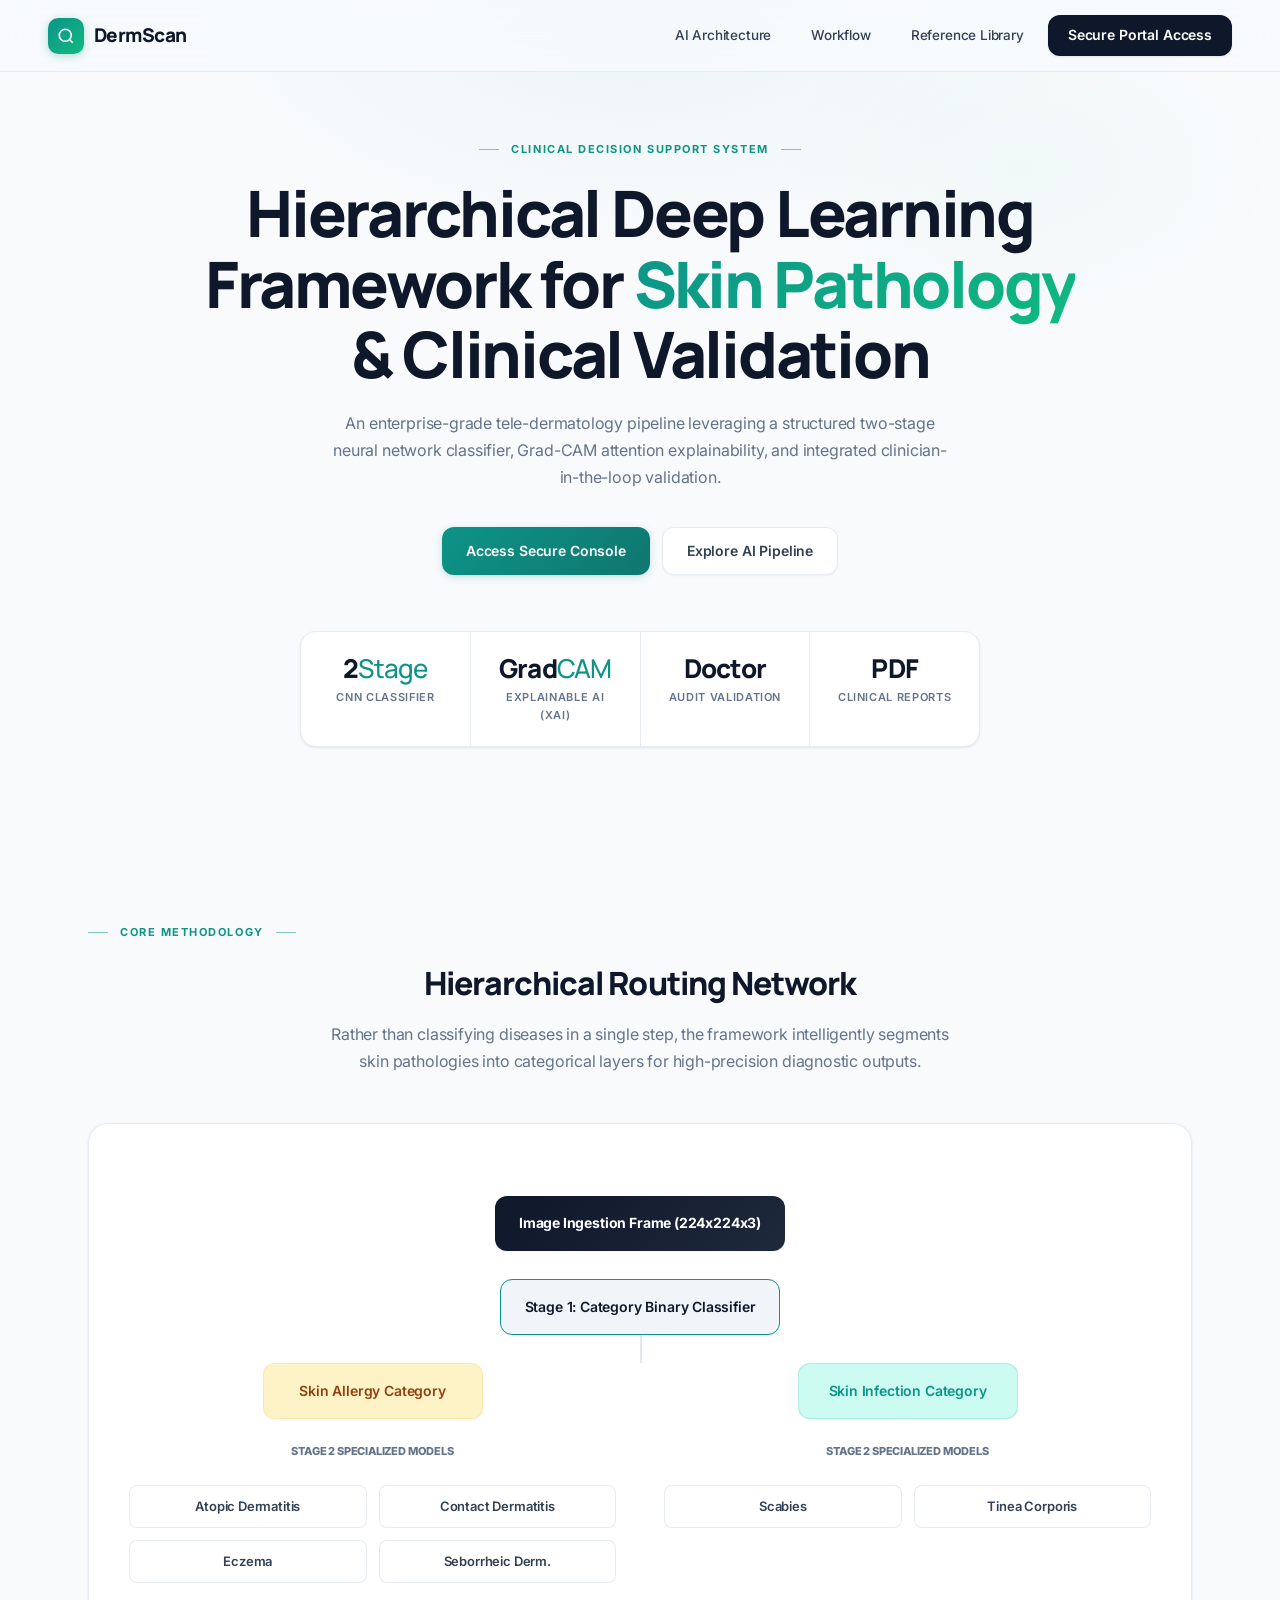
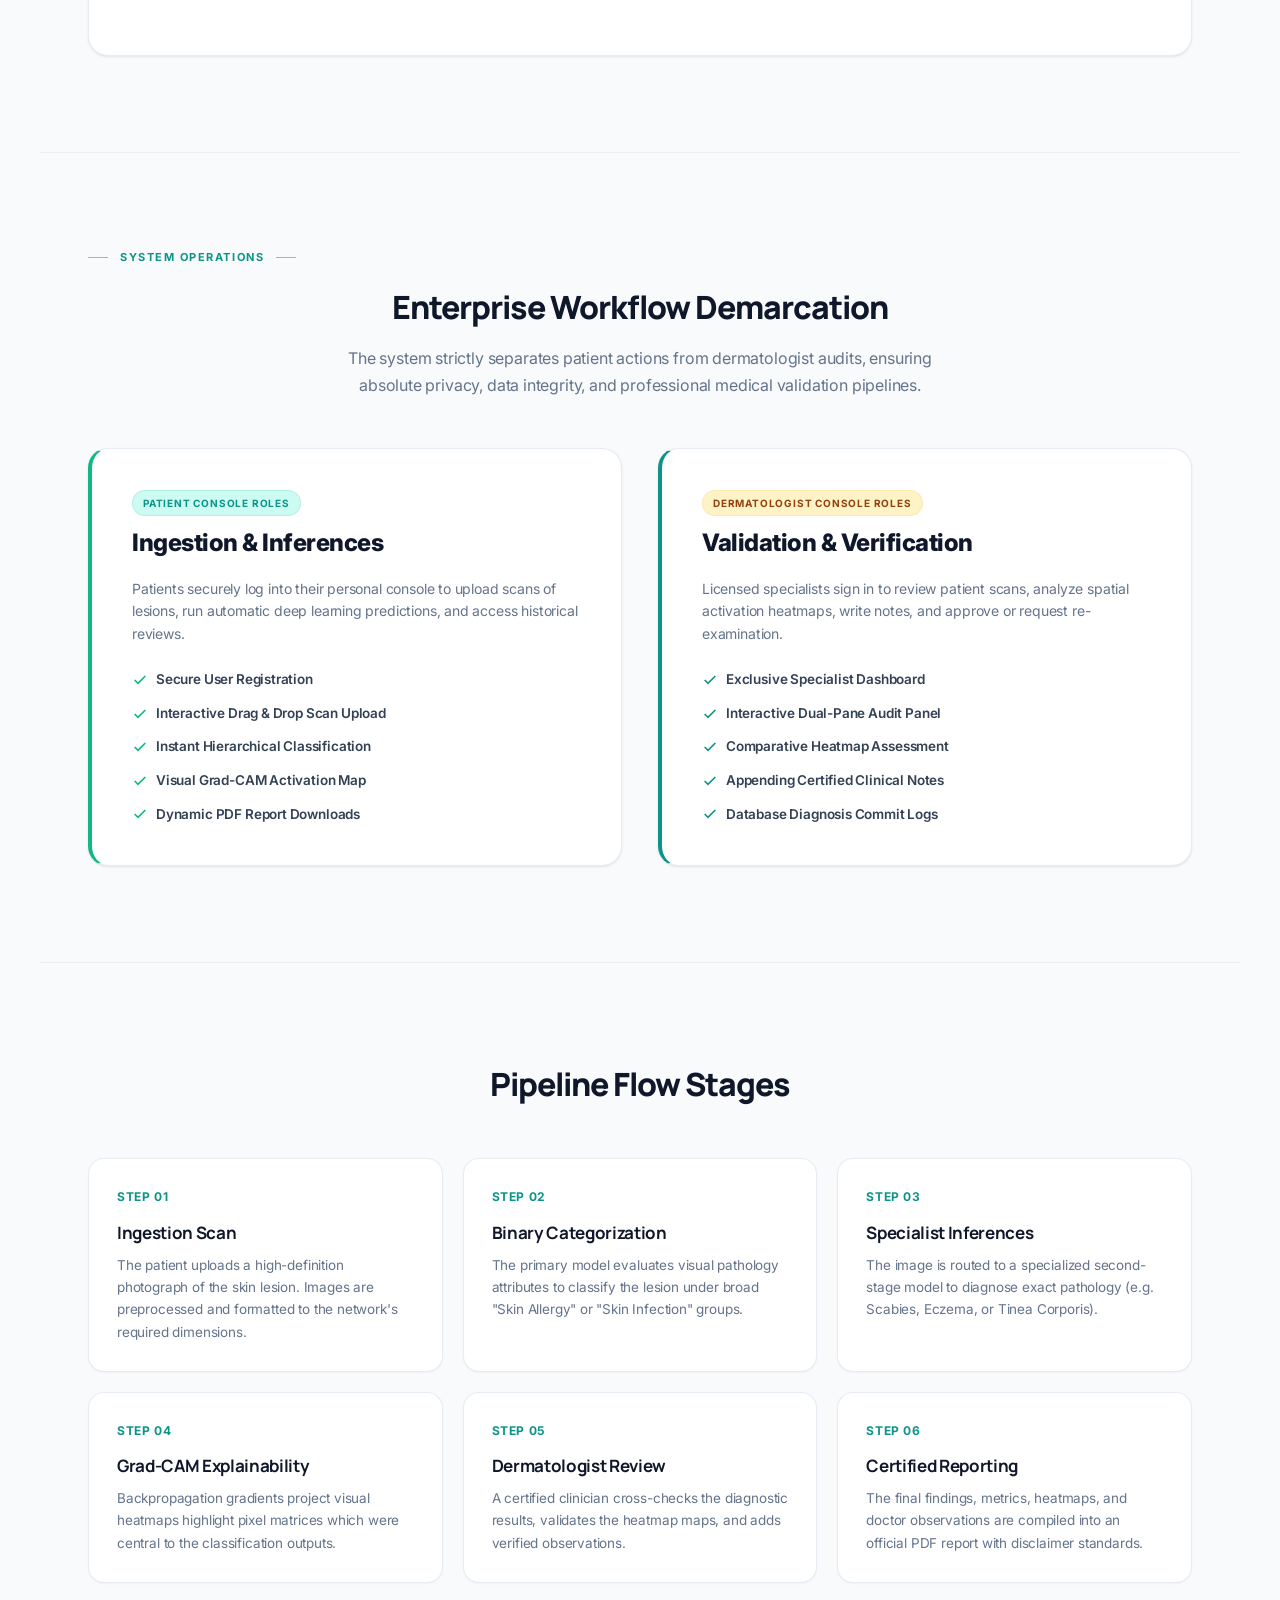
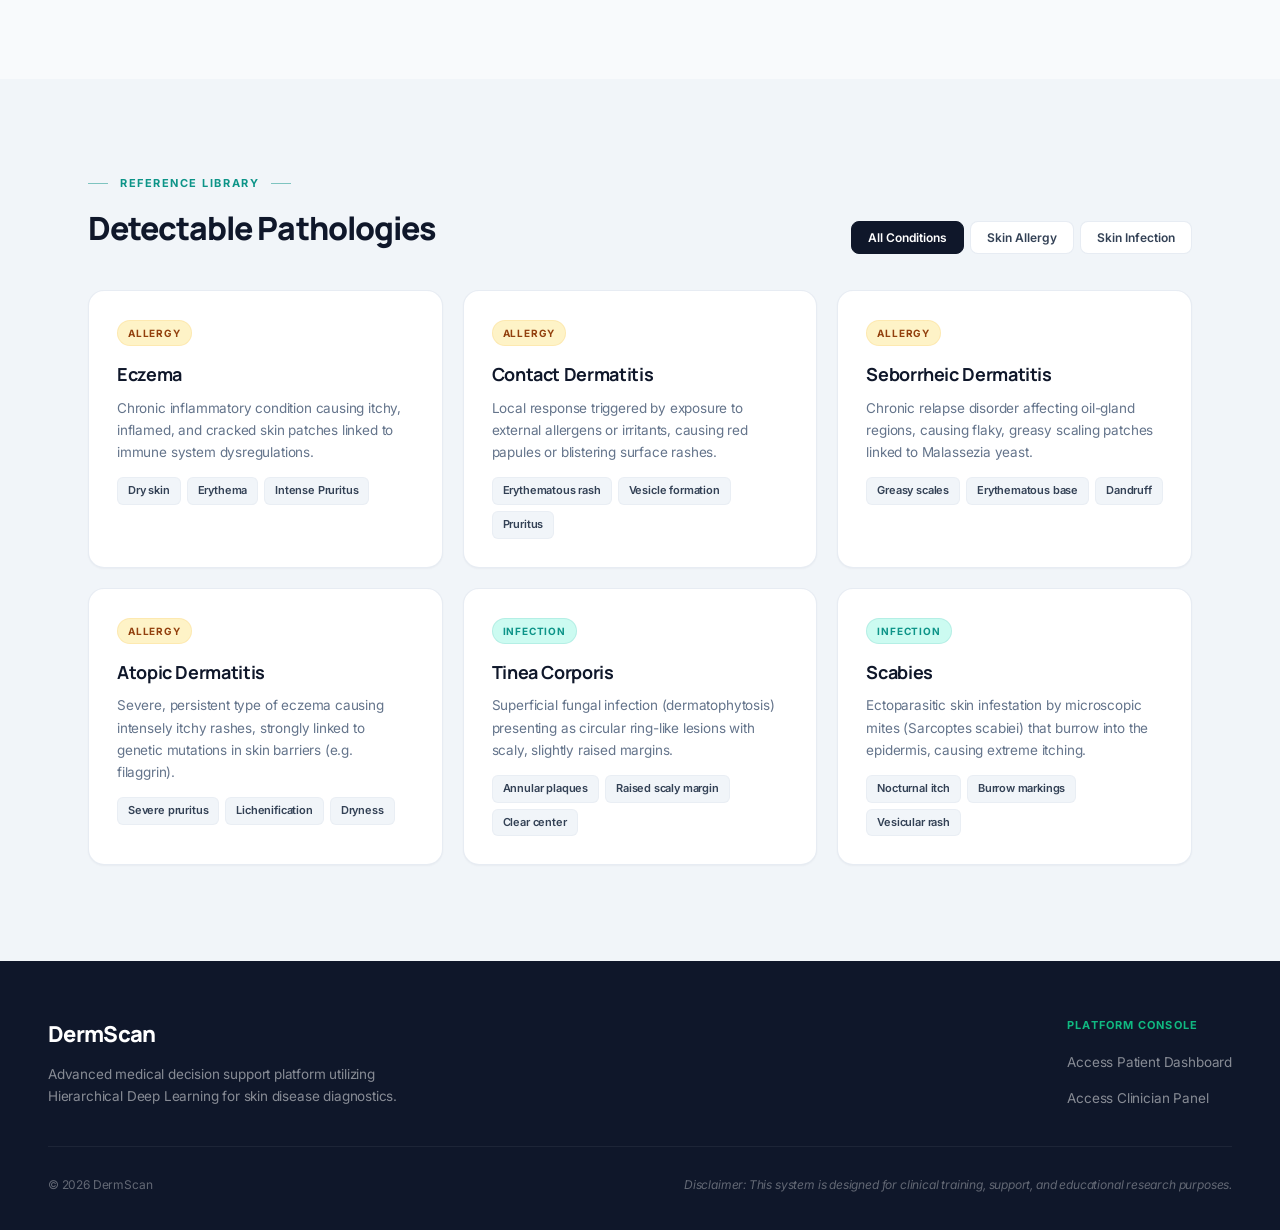
<file: templates/index.html>
<!doctype html>
<html lang="en">
  <head>
    <meta charset="UTF-8" />
    <meta name="viewport" content="width=device-width, initial-scale=1.0" />
    <title>DermScan — Hierarchical Deep Learning Clinical Platform</title>
    <!-- SEO & Metadata -->
    <meta name="description" content="A state-of-the-art hierarchical deep learning framework for clinical-grade skin disease classification, explainable Grad-CAM activation, and specialist validation." />
    <!-- Styled Core Sheet -->
    <link rel="stylesheet" href="../static/css/style.css" />
  </head>
  <body>
    <!-- HEADER BRAND BAR -->
    <header>
      <a href="#" class="logo">
        <div class="logo-mark">
          <svg viewBox="0 0 24 24">
            <circle cx="11" cy="11" r="8" />
            <path d="m21 21-4.35-4.35" />
          </svg>
        </div>
        <span class="logo-name">DermScan</span>
      </a>
      <nav>
        <a href="#pipeline">AI Architecture</a>
        <a href="#workflow">Workflow</a>
        <a href="#diseases">Reference Library</a>
        <a href="/login" class="nav-cta btn">Secure Portal Access</a>
      </nav>
    </header>

    <!-- HERO PRODUCT ENTRY -->
    <div class="hero">
      <p class="hero-eye">Clinical Decision Support System</p>
      <h1 class="hero-title">
        Hierarchical Deep Learning Framework for <span>Skin Pathology</span> & Clinical Validation
      </h1>
      <p class="hero-sub">
        An enterprise-grade tele-dermatology pipeline leveraging a structured two-stage neural network classifier, Grad-CAM attention explainability, and integrated clinician-in-the-loop validation.
      </p>
      <div class="hero-btns">
        <a href="/login" class="btn btn-dark">Access Secure Console</a>
        <a href="#pipeline" class="btn btn-ghost">Explore AI Pipeline</a>
      </div>
      <div class="hero-stats">
        <div class="stat">
          <div class="stat-val">2<span>Stage</span></div>
          <div class="stat-lbl">CNN Classifier</div>
        </div>
        <div class="stat">
          <div class="stat-val">Grad<span>CAM</span></div>
          <div class="stat-lbl">Explainable AI (XAI)</div>
        </div>
        <div class="stat">
          <div class="stat-val">Doctor</div>
          <div class="stat-lbl">Audit Validation</div>
        </div>
        <div class="stat">
          <div class="stat-val">PDF</div>
          <div class="stat-lbl">Clinical Reports</div>
        </div>
      </div>
    </div>

    <!-- HIERARCHICAL PIPELINE PIPELINE VISUALIZATION -->
    <section class="sec" id="pipeline">
      <div style="text-align: center; margin-bottom: 48px;">
        <p class="hero-eye" style="margin: 0 auto 16px;">Core Methodology</p>
        <h2 class="sec-title" style="margin-bottom: 12px;">Hierarchical Routing Network</h2>
        <p class="hero-sub" style="margin: 0 auto; max-width: 640px;">
          Rather than classifying diseases in a single step, the framework intelligently segments skin pathologies into categorical layers for high-precision diagnostic outputs.
        </p>
      </div>

      <div class="flow-container">
        <!-- Interactive CSS Diagram representing the 2-Stage Flow -->
        <div class="tree-visual">
          
          <!-- Root Node: Ingestion -->
          <div class="tree-node node-primary">
            Image Ingestion Frame (224x224x3)
          </div>

          <!-- Connecting line handled in CSS -->

          <!-- Stage 1 Node -->
          <div class="tree-node" style="background: var(--slate-100); color: var(--text-main); border-color: var(--primary);">
            Stage 1: Category Binary Classifier
          </div>

          <!-- Branches -->
          <div class="node-branch-wrap">
            
            <!-- Left Branch: Allergy -->
            <div class="branch-col">
              <div class="tree-node node-allergy">
                Skin Allergy Category
              </div>
              <div style="font-size: 11px; font-weight: 800; text-transform: uppercase; color: var(--text-muted);">Stage 2 Specialized Models</div>
              <div class="sub-leaves">
                <div class="leaf-node">Atopic Dermatitis</div>
                <div class="leaf-node">Contact Dermatitis</div>
                <div class="leaf-node">Eczema</div>
                <div class="leaf-node">Seborrheic Derm.</div>
              </div>
            </div>

            <!-- Right Branch: Infection -->
            <div class="branch-col">
              <div class="tree-node node-infection">
                Skin Infection Category
              </div>
              <div style="font-size: 11px; font-weight: 800; text-transform: uppercase; color: var(--text-muted);">Stage 2 Specialized Models</div>
              <div class="sub-leaves">
                <div class="leaf-node">Scabies</div>
                <div class="leaf-node">Tinea Corporis</div>
              </div>
            </div>

          </div><!-- /.node-branch-wrap -->

        </div><!-- /.tree-visual -->
      </div><!-- /.flow-container -->
    </section>

    <!-- PROFESSIONAL WORKFLOW & SEGREGATION -->
    <section class="sec" id="workflow" style="border-top: 1px solid rgba(226, 232, 240, 0.6);">
      <div style="text-align: center; margin-bottom: 48px;">
        <p class="hero-eye" style="margin: 0 auto 16px;">System Operations</p>
        <h2 class="sec-title" style="margin-bottom: 12px;">Enterprise Workflow Demarcation</h2>
        <p class="hero-sub" style="margin: 0 auto; max-width: 640px;">
          The system strictly separates patient actions from dermatologist audits, ensuring absolute privacy, data integrity, and professional medical validation pipelines.
        </p>
      </div>

      <div style="display: grid; grid-template-columns: repeat(auto-fit, minmax(360px, 1fr)); gap: 36px;">
        <!-- Patient Workflow Card -->
        <div class="flow-container" style="border-left: 4px solid var(--accent);">
          <span class="dc-cat infection" style="margin-bottom: 8px;">Patient Console Roles</span>
          <h3 style="font-size: 24px; font-weight: 800; margin-bottom: 16px; letter-spacing: -0.02em;">Ingestion & Inferences</h3>
          <p style="font-size: 14px; color: var(--text-muted); margin-bottom: 24px;">
            Patients securely log into their personal console to upload scans of lesions, run automatic deep learning predictions, and access historical reviews.
          </p>
          <ul style="list-style: none; display: flex; flex-direction: column; gap: 12px; font-size: 13.5px; font-weight: 600; color: var(--slate-700);">
            <li style="display: flex; align-items: center; gap: 8px;"><svg viewBox="0 0 24 24" width="16" height="16" stroke="var(--accent)" stroke-width="2.5" fill="none"><polyline points="20 6 9 17 4 12"/></svg> Secure User Registration</li>
            <li style="display: flex; align-items: center; gap: 8px;"><svg viewBox="0 0 24 24" width="16" height="16" stroke="var(--accent)" stroke-width="2.5" fill="none"><polyline points="20 6 9 17 4 12"/></svg> Interactive Drag & Drop Scan Upload</li>
            <li style="display: flex; align-items: center; gap: 8px;"><svg viewBox="0 0 24 24" width="16" height="16" stroke="var(--accent)" stroke-width="2.5" fill="none"><polyline points="20 6 9 17 4 12"/></svg> Instant Hierarchical Classification</li>
            <li style="display: flex; align-items: center; gap: 8px;"><svg viewBox="0 0 24 24" width="16" height="16" stroke="var(--accent)" stroke-width="2.5" fill="none"><polyline points="20 6 9 17 4 12"/></svg> Visual Grad-CAM Activation Map</li>
            <li style="display: flex; align-items: center; gap: 8px;"><svg viewBox="0 0 24 24" width="16" height="16" stroke="var(--accent)" stroke-width="2.5" fill="none"><polyline points="20 6 9 17 4 12"/></svg> Dynamic PDF Report Downloads</li>
          </ul>
        </div>

        <!-- Doctor Workflow Card -->
        <div class="flow-container" style="border-left: 4px solid var(--primary);">
          <span class="dc-cat allergy" style="margin-bottom: 8px;">Dermatologist Console Roles</span>
          <h3 style="font-size: 24px; font-weight: 800; margin-bottom: 16px; letter-spacing: -0.02em;">Validation & Verification</h3>
          <p style="font-size: 14px; color: var(--text-muted); margin-bottom: 24px;">
            Licensed specialists sign in to review patient scans, analyze spatial activation heatmaps, write notes, and approve or request re-examination.
          </p>
          <ul style="list-style: none; display: flex; flex-direction: column; gap: 12px; font-size: 13.5px; font-weight: 600; color: var(--slate-700);">
            <li style="display: flex; align-items: center; gap: 8px;"><svg viewBox="0 0 24 24" width="16" height="16" stroke="var(--primary)" stroke-width="2.5" fill="none"><polyline points="20 6 9 17 4 12"/></svg> Exclusive Specialist Dashboard</li>
            <li style="display: flex; align-items: center; gap: 8px;"><svg viewBox="0 0 24 24" width="16" height="16" stroke="var(--primary)" stroke-width="2.5" fill="none"><polyline points="20 6 9 17 4 12"/></svg> Interactive Dual-Pane Audit Panel</li>
            <li style="display: flex; align-items: center; gap: 8px;"><svg viewBox="0 0 24 24" width="16" height="16" stroke="var(--primary)" stroke-width="2.5" fill="none"><polyline points="20 6 9 17 4 12"/></svg> Comparative Heatmap Assessment</li>
            <li style="display: flex; align-items: center; gap: 8px;"><svg viewBox="0 0 24 24" width="16" height="16" stroke="var(--primary)" stroke-width="2.5" fill="none"><polyline points="20 6 9 17 4 12"/></svg> Appending Certified Clinical Notes</li>
            <li style="display: flex; align-items: center; gap: 8px;"><svg viewBox="0 0 24 24" width="16" height="16" stroke="var(--primary)" stroke-width="2.5" fill="none"><polyline points="20 6 9 17 4 12"/></svg> Database Diagnosis Commit Logs</li>
          </ul>
        </div>
      </div>
    </section>

    <!-- STEP-BY-STEP PLATFORM PIPELINE -->
    <section class="sec" style="border-top: 1px solid rgba(226, 232, 240, 0.6);">
      <h2 class="sec-title" style="text-align: center;">Pipeline Flow Stages</h2>
      
      <div class="workflow-grid">
        <div class="flow-step-card">
          <div class="step-num">Step 01</div>
          <h3 class="step-title">Ingestion Scan</h3>
          <p class="step-desc">The patient uploads a high-definition photograph of the skin lesion. Images are preprocessed and formatted to the network's required dimensions.</p>
        </div>

        <div class="flow-step-card">
          <div class="step-num">Step 02</div>
          <h3 class="step-title">Binary Categorization</h3>
          <p class="step-desc">The primary model evaluates visual pathology attributes to classify the lesion under broad "Skin Allergy" or "Skin Infection" groups.</p>
        </div>

        <div class="flow-step-card">
          <div class="step-num">Step 03</div>
          <h3 class="step-title">Specialist Inferences</h3>
          <p class="step-desc">The image is routed to a specialized second-stage model to diagnose exact pathology (e.g. Scabies, Eczema, or Tinea Corporis).</p>
        </div>

        <div class="flow-step-card">
          <div class="step-num">Step 04</div>
          <h3 class="step-title">Grad-CAM Explainability</h3>
          <p class="step-desc">Backpropagation gradients project visual heatmaps highlight pixel matrices which were central to the classification outputs.</p>
        </div>

        <div class="flow-step-card">
          <div class="step-num">Step 05</div>
          <h3 class="step-title">Dermatologist Review</h3>
          <p class="step-desc">A certified clinician cross-checks the diagnostic results, validates the heatmap maps, and adds verified observations.</p>
        </div>

        <div class="flow-step-card">
          <div class="step-num">Step 06</div>
          <h3 class="step-title">Certified Reporting</h3>
          <p class="step-desc">The final findings, metrics, heatmaps, and doctor observations are compiled into an official PDF report with disclaimer standards.</p>
        </div>
      </div>
    </section>

    <!-- REFERENCE DIRECTORY OF DETECTABLE CONDITIONS -->
    <section class="sec" id="diseases">
      <div class="dis-header">
        <div>
          <p class="hero-eye" style="margin: 0 0 10px 0;">Reference Library</p>
          <h2 class="sec-title" style="margin: 0;">Detectable Pathologies</h2>
        </div>
        <div class="dis-filter">
          <button class="fbtn active" onclick="filterDis('all', this)">All Conditions</button>
          <button class="fbtn amber" onclick="filterDis('allergy', this)">Skin Allergy</button>
          <button class="fbtn sage" onclick="filterDis('infection', this)">Skin Infection</button>
        </div>
      </div>

      <div class="dis-grid">
        <!-- Eczema -->
        <div class="dc" data-cat="allergy">
          <span class="dc-cat allergy">Allergy</span>
          <h3 class="dc-name">Eczema</h3>
          <p class="dc-desc">
            Chronic inflammatory condition causing itchy, inflamed, and cracked skin patches linked to immune system dysregulations.
          </p>
          <div class="dc-syms">
            <span class="dc-sym">Dry skin</span>
            <span class="dc-sym">Erythema</span>
            <span class="dc-sym">Intense Pruritus</span>
          </div>
        </div>

        <!-- Contact Dermatitis -->
        <div class="dc" data-cat="allergy">
          <span class="dc-cat allergy">Allergy</span>
          <h3 class="dc-name">Contact Dermatitis</h3>
          <p class="dc-desc">
            Local response triggered by exposure to external allergens or irritants, causing red papules or blistering surface rashes.
          </p>
          <div class="dc-syms">
            <span class="dc-sym">Erythematous rash</span>
            <span class="dc-sym">Vesicle formation</span>
            <span class="dc-sym">Pruritus</span>
          </div>
        </div>

        <!-- Seborrheic Dermatitis -->
        <div class="dc" data-cat="allergy">
          <span class="dc-cat allergy">Allergy</span>
          <h3 class="dc-name">Seborrheic Dermatitis</h3>
          <p class="dc-desc">
            Chronic relapse disorder affecting oil-gland regions, causing flaky, greasy scaling patches linked to Malassezia yeast.
          </p>
          <div class="dc-syms">
            <span class="dc-sym">Greasy scales</span>
            <span class="dc-sym">Erythematous base</span>
            <span class="dc-sym">Dandruff</span>
          </div>
        </div>

        <!-- Atopic Dermatitis -->
        <div class="dc" data-cat="allergy">
          <span class="dc-cat allergy">Allergy</span>
          <h3 class="dc-name">Atopic Dermatitis</h3>
          <p class="dc-desc">
            Severe, persistent type of eczema causing intensely itchy rashes, strongly linked to genetic mutations in skin barriers (e.g. filaggrin).
          </p>
          <div class="dc-syms">
            <span class="dc-sym">Severe pruritus</span>
            <span class="dc-sym">Lichenification</span>
            <span class="dc-sym">Dryness</span>
          </div>
        </div>

        <!-- Tinea Corporis -->
        <div class="dc" data-cat="infection">
          <span class="dc-cat infection">Infection</span>
          <h3 class="dc-name">Tinea Corporis</h3>
          <p class="dc-desc">
            Superficial fungal infection (dermatophytosis) presenting as circular ring-like lesions with scaly, slightly raised margins.
          </p>
          <div class="dc-syms">
            <span class="dc-sym">Annular plaques</span>
            <span class="dc-sym">Raised scaly margin</span>
            <span class="dc-sym">Clear center</span>
          </div>
        </div>

        <!-- Scabies -->
        <div class="dc" data-cat="infection">
          <span class="dc-cat infection">Infection</span>
          <h3 class="dc-name">Scabies</h3>
          <p class="dc-desc">
            Ectoparasitic skin infestation by microscopic mites (Sarcoptes scabiei) that burrow into the epidermis, causing extreme itching.
          </p>
          <div class="dc-syms">
            <span class="dc-sym">Nocturnal itch</span>
            <span class="dc-sym">Burrow markings</span>
            <span class="dc-sym">Vesicular rash</span>
          </div>
        </div>
      </div>
    </section>

    <!-- FOOTER -->
    <footer>
      <div class="ft-inner">
        <div>
          <div class="ft-name">DermScan</div>
          <p class="ft-tag">
            Advanced medical decision support platform utilizing Hierarchical Deep Learning for skin disease diagnostics.
          </p>
        </div>
        <div class="ft-links">
          <h4>Platform Console</h4>
          <ul>
            <li><a href="/login">Access Patient Dashboard</a></li>
            <li><a href="/login">Access Clinician Panel</a></li>
          </ul>
        </div>
      </div>
      <div class="ft-bottom">
        <span class="ft-copy">&copy; 2026 DermScan</span>
        <span class="ft-disc">
          Disclaimer: This system is designed for clinical training, support, and educational research purposes.
        </span>
      </div>
    </footer>

    <!-- Utilities Script -->
    <script>
      function filterDis(cat, btn) {
        document.querySelectorAll(".fbtn").forEach((b) => {
          b.classList.remove("active");
        });
        btn.classList.add("active");
        document.querySelectorAll(".dc").forEach((c) => {
          c.style.display = (cat === "all" || c.dataset.cat === cat) ? "" : "none";
        });
      }
    </script>
  </body>
</html>
</file>
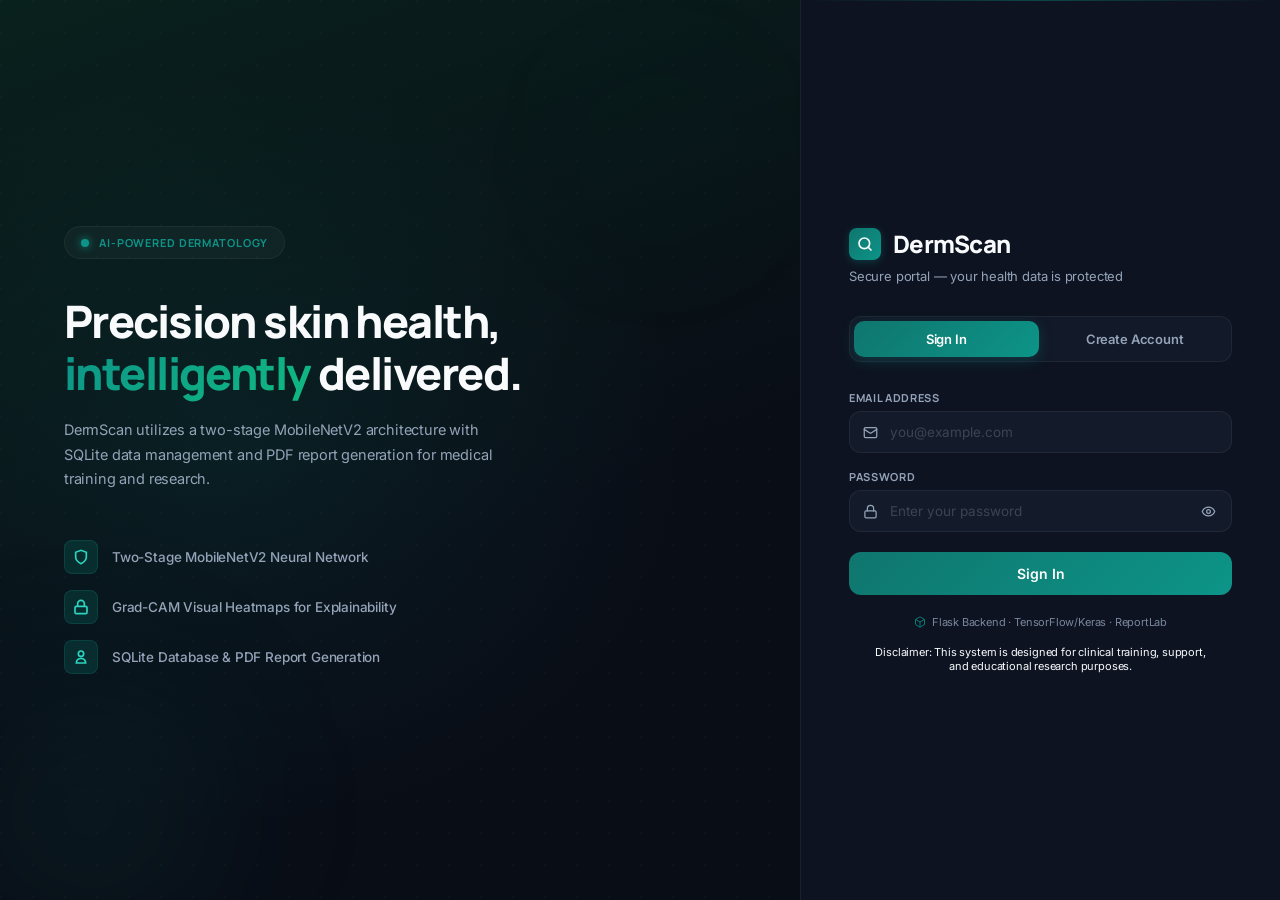
<file: templates/login.html>
<!doctype html>
<html lang="en">
  <head>
    <meta charset="UTF-8" />
    <meta name="viewport" content="width=device-width, initial-scale=1.0" />
    <title>DermScan — Secure Access</title>

    <!-- Fonts -->
    <link href="https://fonts.googleapis.com/css2?family=Inter:wght@300;400;500;600;700;800;900&family=Manrope:wght@400;500;600;700;800&display=swap" rel="stylesheet" />

    <!-- Styles -->
    <link rel="stylesheet" href="../static/css/login.css" />
  </head>
  <body>

    <!-- ─── LEFT BRAND PANEL ──────────────────────────────────────────── -->
    <div class="left-panel">
      <div class="orb orb-1"></div>
      <div class="orb orb-2"></div>

      <div class="brand-badge">
        <span class="dot"></span>
        <span>AI-Powered Dermatology</span>
      </div>

      <h1 class="left-headline">
        Precision skin health,<br>
        <em>intelligently</em> delivered.
      </h1>

      <p class="left-sub">
        DermScan utilizes a two-stage MobileNetV2 architecture with SQLite data management and PDF report generation for medical training and research.
      </p>

      <div class="feature-list">
        <div class="feature-item">
          <div class="feature-icon">
            <svg viewBox="0 0 24 24" width="16" height="16" stroke="currentColor" stroke-width="2.5" fill="none"><path d="M12 22s8-4 8-10V5l-8-3-8 3v7c0 6 8 10 8 10z"/></svg>
          </div>
          <span>Two-Stage MobileNetV2 Neural Network</span>
        </div>
        <div class="feature-item">
          <div class="feature-icon">
            <svg viewBox="0 0 24 24" width="16" height="16" stroke="currentColor" stroke-width="2.5" fill="none"><rect x="3" y="11" width="18" height="11" rx="2" ry="2"/><path d="M7 11V7a5 5 0 0 1 10 0v4"/></svg>
          </div>
          <span>Grad-CAM Visual Heatmaps for Explainability</span>
        </div>
        <div class="feature-item">
          <div class="feature-icon">
            <svg viewBox="0 0 24 24" width="16" height="16" stroke="currentColor" stroke-width="2.5" fill="none"><path d="M16 7a4 4 0 11-8 0 4 4 0 018 0zM12 14a7 7 0 00-7 7h14a7 7 0 00-7-7z"/></svg>
          </div>
          <span>SQLite Database &amp; PDF Report Generation</span>
        </div>
      </div>
    </div>

    <!-- ─── RIGHT FORM PANEL ──────────────────────────────────────────── -->
    <div class="right-panel">

      <div class="form-header">
        <div class="form-logo">
          <div class="logo-mark">
            <svg viewBox="0 0 24 24" width="16" height="16" fill="none" stroke="currentColor" stroke-width="2.5" stroke-linecap="round" stroke-linejoin="round">
              <circle cx="11" cy="11" r="8" />
              <path d="m21 21-4.35-4.35" />
            </svg>
          </div>
          DermScan
        </div>
        <p class="form-tagline">Secure portal — your health data is protected</p>
      </div>

      <!-- Tab Switcher -->
      <div class="tabs">
        <button class="tab active" onclick="switchTab('login')">Sign In</button>
        <button class="tab" onclick="switchTab('register')">Create Account</button>
      </div>

      <!-- ─── LOGIN FORM ─────────────────────────────────────────────── -->
      <form class="form active" id="loginForm" novalidate>

        <div class="group">
          <label for="loginEmail">Email Address</label>
          <div class="input-wrap">
            <span class="input-icon">
              <svg width="15" height="15" viewBox="0 0 24 24" fill="none" stroke="currentColor" stroke-width="2" stroke-linecap="round" stroke-linejoin="round"><rect x="2" y="4" width="20" height="16" rx="2"/><path d="m22 7-8.97 5.7a1.94 1.94 0 0 1-2.06 0L2 7"/></svg>
            </span>
            <input type="email" id="loginEmail" placeholder="you@example.com" autocomplete="email" />
          </div>
          <span class="field-msg" id="loginEmailMsg">
            <svg width="12" height="12" viewBox="0 0 24 24" fill="none" stroke="currentColor" stroke-width="2.5"><circle cx="12" cy="12" r="10"/><line x1="12" y1="8" x2="12" y2="12"/><line x1="12" y1="16" x2="12.01" y2="16"/></svg>
            <span></span>
          </span>
        </div>

        <div class="group">
          <label for="loginPassword">Password</label>
          <div class="input-wrap">
            <span class="input-icon">
              <svg width="15" height="15" viewBox="0 0 24 24" fill="none" stroke="currentColor" stroke-width="2" stroke-linecap="round" stroke-linejoin="round"><rect x="3" y="11" width="18" height="11" rx="2" ry="2"/><path d="M7 11V7a5 5 0 0 1 10 0v4"/></svg>
            </span>
            <input type="password" id="loginPassword" placeholder="Enter your password" autocomplete="current-password" />
            <button type="button" class="input-action" onclick="togglePwd('loginPassword', this)" aria-label="Toggle password visibility">
              <svg width="15" height="15" viewBox="0 0 24 24" fill="none" stroke="currentColor" stroke-width="2" stroke-linecap="round" stroke-linejoin="round"><path d="M2 12s3-7 10-7 10 7 10 7-3 7-10 7-10-7-10-7Z"/><circle cx="12" cy="12" r="3"/></svg>
            </button>
          </div>
          <span class="field-msg" id="loginPasswordMsg">
            <svg width="12" height="12" viewBox="0 0 24 24" fill="none" stroke="currentColor" stroke-width="2.5"><circle cx="12" cy="12" r="10"/><line x1="12" y1="8" x2="12" y2="12"/><line x1="12" y1="16" x2="12.01" y2="16"/></svg>
            <span></span>
          </span>
        </div>

        <button type="submit" class="btn" id="loginBtn">
          <span class="btn-spinner"></span>
          <span class="btn-text">Sign In</span>
        </button>

        <div class="msg" id="loginMsg"></div>
      </form>

      <!-- ─── REGISTER FORM ───────────────────────────────────────────── -->
      <form class="form" id="registerForm" novalidate>

        <div class="group">
          <label for="regName">Full Name</label>
          <div class="input-wrap">
            <span class="input-icon">
              <svg width="15" height="15" viewBox="0 0 24 24" fill="none" stroke="currentColor" stroke-width="2" stroke-linecap="round" stroke-linejoin="round"><circle cx="12" cy="8" r="4"/><path d="M4 20c0-4 3.6-7 8-7s8 3 8 7"/></svg>
            </span>
            <input type="text" id="regName" placeholder="Dr. Jane Smith" autocomplete="name" />
          </div>
          <span class="field-msg" id="regNameMsg">
            <svg width="12" height="12" viewBox="0 0 24 24" fill="none" stroke="currentColor" stroke-width="2.5"><circle cx="12" cy="12" r="10"/><line x1="12" y1="8" x2="12" y2="12"/><line x1="12" y1="16" x2="12.01" y2="16"/></svg>
            <span></span>
          </span>
        </div>

        <div class="group">
          <label for="regEmail">Email Address</label>
          <div class="input-wrap">
            <span class="input-icon">
              <svg width="15" height="15" viewBox="0 0 24 24" fill="none" stroke="currentColor" stroke-width="2" stroke-linecap="round" stroke-linejoin="round"><rect x="2" y="4" width="20" height="16" rx="2"/><path d="m22 7-8.97 5.7a1.94 1.94 0 0 1-2.06 0L2 7"/></svg>
            </span>
            <input type="email" id="regEmail" placeholder="you@example.com" autocomplete="email" />
          </div>
          <span class="field-msg" id="regEmailMsg">
            <svg width="12" height="12" viewBox="0 0 24 24" fill="none" stroke="currentColor" stroke-width="2.5"><circle cx="12" cy="12" r="10"/><line x1="12" y1="8" x2="12" y2="12"/><line x1="12" y1="16" x2="12.01" y2="16"/></svg>
            <span></span>
          </span>
        </div>

        <div class="group">
          <label for="regPassword">Password</label>
          <div class="input-wrap">
            <span class="input-icon">
              <svg width="15" height="15" viewBox="0 0 24 24" fill="none" stroke="currentColor" stroke-width="2" stroke-linecap="round" stroke-linejoin="round"><rect x="3" y="11" width="18" height="11" rx="2" ry="2"/><path d="M7 11V7a5 5 0 0 1 10 0v4"/></svg>
            </span>
            <input type="password" id="regPassword" placeholder="Min. 8 characters" autocomplete="new-password" />
            <button type="button" class="input-action" onclick="togglePwd('regPassword', this)" aria-label="Toggle password visibility">
              <svg width="15" height="15" viewBox="0 0 24 24" fill="none" stroke="currentColor" stroke-width="2" stroke-linecap="round" stroke-linejoin="round"><path d="M2 12s3-7 10-7 10 7 10 7-3 7-10 7-10-7-10-7Z"/><circle cx="12" cy="12" r="3"/></svg>
            </button>
          </div>
          <span class="field-msg" id="regPasswordMsg">
            <svg width="12" height="12" viewBox="0 0 24 24" fill="none" stroke="currentColor" stroke-width="2.5"><circle cx="12" cy="12" r="10"/><line x1="12" y1="8" x2="12" y2="12"/><line x1="12" y1="16" x2="12.01" y2="16"/></svg>
            <span></span>
          </span>
        </div>

        <!-- Role & Age inline grid -->
        <div class="inline-grid">
          <div class="group">
            <label for="regRole">Role</label>
            <div class="input-wrap">
              <span class="input-icon">
                <svg width="15" height="15" viewBox="0 0 24 24" fill="none" stroke="currentColor" stroke-width="2" stroke-linecap="round" stroke-linejoin="round"><path d="M22 12h-4l-3 9L9 3l-3 9H2"/></svg>
              </span>
              <select id="regRole" class="inline-grid-select">
                <option value="patient">Patient</option>
                <option value="doctor">Doctor</option>
              </select>
            </div>
          </div>

          <div class="group">
            <label for="regAge">Age</label>
            <div class="input-wrap">
              <span class="input-icon">
                <svg width="15" height="15" viewBox="0 0 24 24" fill="none" stroke="currentColor" stroke-width="2" stroke-linecap="round" stroke-linejoin="round"><rect x="3" y="4" width="18" height="18" rx="2" ry="2"/><line x1="16" y1="2" x2="16" y2="6"/><line x1="8" y1="2" x2="8" y2="6"/><line x1="3" y1="10" x2="21" y2="10"/></svg>
              </span>
              <input type="number" id="regAge" placeholder="Age" min="1" max="120" />
            </div>
          </div>
        </div>

        <div class="group">
          <label for="regGender">Gender</label>
          <div class="input-wrap">
            <span class="input-icon">
              <svg width="15" height="15" viewBox="0 0 24 24" fill="none" stroke="currentColor" stroke-width="2" stroke-linecap="round" stroke-linejoin="round"><circle cx="12" cy="12" r="4"/><path d="M12 2v2m0 16v2M2 12H4m16 0h2m-3.5-7L19 7.5M5 19l1.5-1.5m0-11L5 5m13 14-1.5-1.5"/></svg>
            </span>
            <select id="regGender" class="inline-grid-select">
              <option value="">Select gender</option>
              <option>Male</option>
              <option>Female</option>
              <option>Other</option>
            </select>
          </div>
        </div>

        <button type="submit" class="btn" id="registerBtn">
          <span class="btn-spinner"></span>
          <span class="btn-text">Create Account</span>
        </button>

        <div class="msg" id="registerMsg"></div>
      </form>

      <!-- Secure Badge -->
      <div class="secure-badge">
        <svg width="12" height="12" viewBox="0 0 24 24" fill="none" stroke="currentColor" stroke-width="2" stroke-linecap="round" stroke-linejoin="round"><path d="M21 16V8a2 2 0 0 0-1-1.73l-7-4a2 2 0 0 0-2 0l-7 4A2 2 0 0 0 3 8v8a2 2 0 0 0 1 1.73l7 4a2 2 0 0 0 2 0l7-4A2 2 0 0 0 21 16z"></path><polyline points="3.27 6.96 12 12.01 20.73 6.96"></polyline><line x1="12" y1="22.08" x2="12" y2="12"></line></svg>
        Flask Backend &middot; TensorFlow/Keras &middot; ReportLab
      </div>
      <div style="text-align: center; font-size: 11px; color: var(--text-muted); margin-top: 16px; padding: 0 20px;">
        Disclaimer: This system is designed for clinical training, support, and educational research purposes.
      </div>

    </div><!-- /.right-panel -->

    <!-- Scripts -->
    <script src="../static/js/login.js"></script>
  </body>
</html>
</file>
<file: static/css/style.css>
/* ==========================================================================
   DERMSCAN AI — UNIFIED DESIGN SYSTEM (Landing Page)
   Professional Healthcare AI Platform
   ========================================================================== */

@import url('https://fonts.googleapis.com/css2?family=Inter:wght@300;400;500;600;700;800;900&family=Manrope:wght@400;500;600;700;800&display=swap');

*,
*::before,
*::after {
  margin: 0;
  padding: 0;
  box-sizing: border-box;
}

html {
  scroll-behavior: smooth;
}

/* ── Design Tokens ─────────────────────────────────────────────────────── */
:root {
  /* Backgrounds */
  --bg-primary: #f8fafc;
  --bg-secondary: #f1f5f9;
  --card-bg: #ffffff;

  /* Primary — Teal Clinical */
  --primary: #0d9488;
  --primary-hover: #0f766e;
  --primary-dark: #115e59;
  --primary-light: #ccfbf1;
  --primary-glow: rgba(13, 148, 136, 0.2);

  /* Accent — Emerald */
  --accent: #10b981;
  --accent-light: #d1fae5;
  --accent-text: #065f46;

  /* Warning — Amber */
  --warning: #f59e0b;
  --warning-light: #fef3c7;
  --warning-text: #92400e;

  /* Neutrals */
  --slate-900: #0f172a;
  --slate-800: #1e293b;
  --slate-700: #334155;
  --slate-600: #475569;
  --slate-500: #64748b;
  --slate-400: #94a3b8;
  --slate-300: #cbd5e1;
  --slate-200: #e2e8f0;
  --slate-100: #f1f5f9;

  /* Text */
  --text-main: #0f172a;
  --text-secondary: #334155;
  --text-muted: #64748b;
  --text-soft: #475569;

  /* Borders */
  --border-light: rgba(226, 232, 240, 0.8);
  --border-subtle: rgba(226, 232, 240, 0.5);

  /* Radii */
  --radius-xs: 6px;
  --radius-sm: 8px;
  --radius-md: 12px;
  --radius-lg: 16px;
  --radius-xl: 20px;
  --radius-2xl: 24px;

  /* Shadows */
  --shadow-xs: 0 1px 2px rgba(15, 23, 42, 0.04);
  --shadow-sm: 0 1px 3px rgba(15, 23, 42, 0.06), 0 1px 2px rgba(15, 23, 42, 0.04);
  --shadow-md: 0 4px 6px -1px rgba(15, 23, 42, 0.06), 0 2px 4px -2px rgba(15, 23, 42, 0.04);
  --shadow-lg: 0 10px 15px -3px rgba(15, 23, 42, 0.08), 0 4px 6px -4px rgba(15, 23, 42, 0.04);
  --shadow-xl: 0 20px 25px -5px rgba(15, 23, 42, 0.08), 0 8px 10px -6px rgba(15, 23, 42, 0.04);

  /* Typography */
  --font-sans: 'Inter', system-ui, -apple-system, sans-serif;
  --font-display: 'Manrope', 'Inter', system-ui, sans-serif;

  /* Transitions */
  --ease: 0.25s cubic-bezier(0.4, 0, 0.2, 1);
  --ease-spring: 0.35s cubic-bezier(0.16, 1, 0.3, 1);
}

body {
  font-family: var(--font-sans);
  background-color: var(--bg-primary);
  color: var(--text-main);
  overflow-x: hidden;
  line-height: 1.6;
  letter-spacing: -0.011em;
  -webkit-font-smoothing: antialiased;
  -moz-osx-font-smoothing: grayscale;
}

/* ==========================================================================
   NAVIGATION BAR
   ========================================================================== */

header {
  position: fixed;
  inset-inline: 0;
  top: 0;
  z-index: 500;
  display: flex;
  align-items: center;
  justify-content: space-between;
  padding: 0 48px;
  height: 72px;
  background: rgba(248, 250, 252, 0.88);
  backdrop-filter: blur(16px) saturate(180%);
  -webkit-backdrop-filter: blur(16px) saturate(180%);
  border-bottom: 1px solid var(--border-light);
  transition: all var(--ease);
}

.logo {
  display: flex;
  align-items: center;
  gap: 10px;
  text-decoration: none;
}

.logo-mark {
  width: 36px;
  height: 36px;
  border-radius: 10px;
  background: linear-gradient(135deg, var(--primary), var(--accent));
  display: grid;
  place-items: center;
  box-shadow: 0 2px 8px rgba(13, 148, 136, 0.3);
  transition: transform var(--ease);
}

.logo:hover .logo-mark {
  transform: scale(1.05);
}

.logo-mark svg {
  width: 18px;
  height: 18px;
  fill: none;
  stroke: #ffffff;
  stroke-width: 2.2;
}

.logo-name {
  font-family: var(--font-display);
  font-size: 19px;
  font-weight: 800;
  color: var(--text-main);
  letter-spacing: -0.03em;
}

.logo-name span {
  color: var(--primary);
  font-weight: 500;
}

nav {
  display: flex;
  align-items: center;
  gap: 8px;
}

nav a {
  font-size: 13.5px;
  font-weight: 500;
  color: var(--text-secondary);
  text-decoration: none;
  padding: 8px 16px;
  border-radius: var(--radius-md);
  transition: all var(--ease);
}

nav a:hover {
  color: var(--primary);
  background: rgba(13, 148, 136, 0.04);
}

.nav-cta {
  background: var(--slate-900) !important;
  color: #ffffff !important;
  padding: 9px 20px !important;
  border-radius: var(--radius-md) !important;
  font-weight: 600 !important;
  box-shadow: var(--shadow-sm);
  border: 1px solid transparent;
}

.nav-cta:hover {
  background: var(--primary) !important;
  transform: translateY(-1px);
  box-shadow: 0 4px 12px var(--primary-glow);
}

/* ==========================================================================
   HERO
   ========================================================================== */

.hero {
  min-height: 92vh;
  display: flex;
  flex-direction: column;
  align-items: center;
  justify-content: center;
  text-align: center;
  padding: 140px 24px 80px;
  background:
    radial-gradient(ellipse 60% 50% at 50% 0%, rgba(13, 148, 136, 0.05) 0%, transparent 60%),
    radial-gradient(ellipse 40% 40% at 80% 20%, rgba(16, 185, 129, 0.03) 0%, transparent 50%);
  position: relative;
}

.hero-eye {
  font-size: 11px;
  font-weight: 700;
  letter-spacing: 0.14em;
  text-transform: uppercase;
  color: var(--primary);
  margin-bottom: 20px;
  display: flex;
  align-items: center;
  gap: 12px;
}

.hero-eye::before,
.hero-eye::after {
  content: "";
  display: block;
  width: 20px;
  height: 1px;
  background: var(--primary);
  opacity: 0.5;
}

.hero-title {
  font-family: var(--font-display);
  font-size: clamp(36px, 5vw, 64px);
  font-weight: 800;
  line-height: 1.1;
  letter-spacing: -0.035em;
  color: var(--text-main);
  max-width: 900px;
}

.hero-title span {
  background: linear-gradient(135deg, var(--primary), var(--accent));
  -webkit-background-clip: text;
  -webkit-text-fill-color: transparent;
  background-clip: text;
}

.hero-sub {
  font-size: 16px;
  color: var(--text-muted);
  max-width: 620px;
  line-height: 1.7;
  margin-top: 20px;
  font-weight: 400;
}

.hero-btns {
  display: flex;
  gap: 12px;
  margin-top: 36px;
  justify-content: center;
}

.btn {
  display: inline-flex;
  align-items: center;
  justify-content: center;
  gap: 8px;
  font-family: var(--font-sans);
  font-size: 14px;
  font-weight: 600;
  padding: 12px 24px;
  border-radius: var(--radius-md);
  border: none;
  cursor: pointer;
  text-decoration: none;
  transition: all var(--ease-spring);
  letter-spacing: -0.01em;
}

.btn-dark {
  background: linear-gradient(135deg, var(--primary), var(--primary-hover));
  color: #ffffff;
  box-shadow: 0 2px 8px var(--primary-glow), 0 1px 2px rgba(0,0,0,0.06);
}

.btn-dark:hover {
  transform: translateY(-2px);
  box-shadow: 0 8px 20px rgba(13, 148, 136, 0.3), 0 2px 4px rgba(0,0,0,0.06);
}

.btn-ghost {
  background: var(--card-bg);
  color: var(--text-secondary);
  border: 1px solid var(--border-light);
  box-shadow: var(--shadow-xs);
}

.btn-ghost:hover {
  border-color: var(--primary);
  color: var(--primary);
  transform: translateY(-2px);
  box-shadow: var(--shadow-sm);
}

/* Hero Stats Strip */
.hero-stats {
  display: flex;
  border: 1px solid var(--border-light);
  border-radius: var(--radius-lg);
  overflow: hidden;
  background: var(--card-bg);
  margin-top: 56px;
  box-shadow: var(--shadow-sm);
  max-width: 680px;
  width: 100%;
}

.stat {
  flex: 1;
  padding: 22px 20px;
  text-align: center;
  border-right: 1px solid var(--border-light);
  transition: background var(--ease);
}

.stat:last-child {
  border-right: none;
}

.stat:hover {
  background: rgba(13, 148, 136, 0.02);
}

.stat-val {
  font-family: var(--font-display);
  font-size: 26px;
  font-weight: 800;
  color: var(--text-main);
  line-height: 1.1;
  letter-spacing: -0.03em;
}

.stat-val span {
  color: var(--primary);
  font-weight: 500;
}

.stat-lbl {
  font-size: 11px;
  font-weight: 600;
  letter-spacing: 0.06em;
  text-transform: uppercase;
  color: var(--text-muted);
  margin-top: 6px;
}

/* ==========================================================================
   SECTIONS
   ========================================================================== */

.sec {
  padding: 96px 48px;
  max-width: 1200px;
  margin: 0 auto;
}

.sec-title {
  font-family: var(--font-display);
  font-size: 32px;
  font-weight: 800;
  letter-spacing: -0.03em;
  color: var(--text-main);
  margin-bottom: 48px;
}

/* ==========================================================================
   HIERARCHICAL FLOW VISUALIZATION
   ========================================================================== */

.flow-container {
  background: var(--card-bg);
  border: 1px solid var(--border-light);
  border-radius: var(--radius-xl);
  padding: 40px;
  box-shadow: var(--shadow-sm);
  transition: box-shadow var(--ease);
}

.flow-container:hover {
  box-shadow: var(--shadow-md);
}

.tree-visual {
  display: flex;
  flex-direction: column;
  align-items: center;
  gap: 28px;
  position: relative;
  margin: 32px 0;
}

.tree-node {
  background: var(--bg-secondary);
  border: 1px solid var(--border-light);
  border-radius: var(--radius-md);
  padding: 16px 24px;
  text-align: center;
  min-width: 220px;
  box-shadow: var(--shadow-xs);
  position: relative;
  z-index: 2;
  font-weight: 600;
  font-size: 14px;
  transition: all var(--ease);
}

.tree-node:hover {
  box-shadow: var(--shadow-md);
  transform: translateY(-2px);
}

.node-primary {
  background: linear-gradient(135deg, var(--slate-900), var(--slate-800));
  color: #ffffff;
  border: none;
  font-weight: 700;
}

.node-branch-wrap {
  display: flex;
  gap: 48px;
  justify-content: center;
  position: relative;
  width: 100%;
}

.node-branch-wrap::before {
  content: '';
  position: absolute;
  top: -28px;
  left: 50%;
  width: 2px;
  height: 28px;
  background: var(--slate-200);
}

.branch-col {
  display: flex;
  flex-direction: column;
  align-items: center;
  gap: 24px;
  flex: 1;
}

.node-allergy {
  background: #fef3c7;
  color: #92400e;
  border-color: rgba(245, 158, 11, 0.15);
}

.node-infection {
  background: var(--primary-light);
  color: var(--primary);
  border-color: rgba(13, 148, 136, 0.15);
}

.sub-leaves {
  display: grid;
  grid-template-columns: repeat(2, 1fr);
  gap: 12px;
  width: 100%;
}

.leaf-node {
  background: var(--card-bg);
  border: 1px solid var(--border-light);
  border-radius: var(--radius-sm);
  padding: 10px 14px;
  font-size: 13px;
  font-weight: 600;
  text-align: center;
  color: var(--text-secondary);
  transition: all var(--ease);
}

.leaf-node:hover {
  border-color: var(--primary);
  color: var(--primary);
  background: rgba(13, 148, 136, 0.02);
}

/* ==========================================================================
   WORKFLOW GRID
   ========================================================================== */

.workflow-grid {
  display: grid;
  grid-template-columns: repeat(auto-fit, minmax(300px, 1fr));
  gap: 20px;
  margin-top: 40px;
}

.flow-step-card {
  background: var(--card-bg);
  border: 1px solid var(--border-light);
  border-radius: var(--radius-lg);
  padding: 28px;
  box-shadow: var(--shadow-xs);
  transition: all var(--ease-spring);
  position: relative;
}

.flow-step-card:hover {
  transform: translateY(-3px);
  box-shadow: var(--shadow-lg);
  border-color: rgba(13, 148, 136, 0.2);
}

.step-num {
  font-size: 12px;
  font-weight: 700;
  color: var(--primary);
  margin-bottom: 12px;
  text-transform: uppercase;
  letter-spacing: 0.05em;
}

.step-title {
  font-family: var(--font-display);
  font-size: 17px;
  font-weight: 700;
  margin-bottom: 8px;
  color: var(--text-main);
  letter-spacing: -0.02em;
}

.step-desc {
  font-size: 13.5px;
  color: var(--text-muted);
  line-height: 1.65;
}

/* ==========================================================================
   DISEASE DIRECTORY & FILTERING
   ========================================================================== */

#diseases {
  background: var(--bg-secondary);
  max-width: 100%;
  padding-left: max(48px, calc((100% - 1200px) / 2 + 48px));
  padding-right: max(48px, calc((100% - 1200px) / 2 + 48px));
}

.dis-header {
  display: flex;
  align-items: flex-end;
  justify-content: space-between;
  margin-bottom: 36px;
  flex-wrap: wrap;
  gap: 16px;
}

.dis-filter {
  display: flex;
  gap: 6px;
}

.fbtn {
  font-family: var(--font-sans);
  font-size: 12px;
  font-weight: 600;
  padding: 8px 16px;
  border-radius: var(--radius-sm);
  border: 1px solid var(--border-light);
  background: var(--card-bg);
  color: var(--text-secondary);
  cursor: pointer;
  transition: all var(--ease);
}

.fbtn.active,
.fbtn:hover {
  background: var(--slate-900);
  color: #ffffff;
  border-color: var(--slate-900);
}

.fbtn.sage.active {
  background: var(--primary);
  border-color: var(--primary);
}

.fbtn.amber.active {
  background: var(--warning);
  border-color: var(--warning);
  color: #ffffff;
}

.dis-grid {
  display: grid;
  grid-template-columns: repeat(auto-fit, minmax(320px, 1fr));
  gap: 20px;
}

.dc {
  background: var(--card-bg);
  border: 1px solid var(--border-light);
  border-radius: var(--radius-lg);
  padding: 28px;
  transition: all var(--ease-spring);
  box-shadow: var(--shadow-xs);
}

.dc:hover {
  transform: translateY(-3px);
  box-shadow: var(--shadow-lg);
  border-color: rgba(13, 148, 136, 0.2);
}

.dc-cat {
  font-size: 10px;
  font-weight: 700;
  letter-spacing: 0.08em;
  text-transform: uppercase;
  padding: 4px 10px;
  border-radius: 99px;
  display: inline-block;
  margin-bottom: 14px;
}

.dc-cat.allergy {
  background: var(--warning-light);
  color: var(--warning-text);
  border: 1px solid rgba(245, 158, 11, 0.12);
}

.dc-cat.infection {
  background: var(--primary-light);
  color: var(--primary);
  border: 1px solid rgba(13, 148, 136, 0.12);
}

.dc-name {
  font-family: var(--font-display);
  font-size: 18px;
  font-weight: 700;
  margin-bottom: 8px;
  color: var(--text-main);
  letter-spacing: -0.02em;
}

.dc-desc {
  font-size: 13.5px;
  color: var(--text-muted);
  line-height: 1.65;
  margin-bottom: 14px;
}

.dc-syms {
  display: flex;
  flex-wrap: wrap;
  gap: 6px;
}

.dc-sym {
  font-size: 11px;
  font-weight: 600;
  background: var(--bg-secondary);
  padding: 4px 10px;
  border-radius: var(--radius-xs);
  color: var(--text-secondary);
  border: 1px solid var(--border-subtle);
}

/* ==========================================================================
   FOOTER
   ========================================================================== */

footer {
  background: var(--slate-900);
  color: #ffffff;
  padding: 56px 48px 36px;
}

.ft-inner {
  max-width: 1200px;
  margin: 0 auto;
  display: flex;
  justify-content: space-between;
  gap: 40px;
  flex-wrap: wrap;
  border-bottom: 1px solid rgba(255, 255, 255, 0.06);
  padding-bottom: 36px;
}

.ft-name {
  font-family: var(--font-display);
  font-size: 22px;
  font-weight: 800;
  letter-spacing: -0.03em;
}

.ft-name span {
  color: var(--accent);
  font-weight: 400;
}

.ft-tag {
  font-size: 13.5px;
  color: rgba(255, 255, 255, 0.5);
  margin-top: 10px;
  max-width: 360px;
  line-height: 1.65;
}

.ft-links h4 {
  font-size: 11px;
  font-weight: 700;
  text-transform: uppercase;
  letter-spacing: 0.1em;
  color: var(--accent);
  margin-bottom: 14px;
}

.ft-links ul {
  list-style: none;
  display: flex;
  flex-direction: column;
  gap: 10px;
}

.ft-links a {
  font-size: 13.5px;
  color: rgba(255, 255, 255, 0.5);
  text-decoration: none;
  transition: color var(--ease);
}

.ft-links a:hover {
  color: #ffffff;
}

.ft-bottom {
  max-width: 1200px;
  margin: 28px auto 0;
  display: flex;
  justify-content: space-between;
  align-items: center;
  flex-wrap: wrap;
  gap: 16px;
  font-size: 12px;
  color: rgba(255, 255, 255, 0.35);
}

.ft-disc {
  font-style: italic;
  max-width: 560px;
  text-align: right;
  line-height: 1.5;
}

/* ==========================================================================
   RESPONSIVE
   ========================================================================== */

@media (max-width: 768px) {
  header {
    padding: 0 20px;
    height: 64px;
  }

  nav a:not(.nav-cta) {
    display: none;
  }

  .hero {
    padding: 120px 20px 60px;
  }

  .hero-stats {
    flex-wrap: wrap;
  }

  .stat {
    min-width: 50%;
  }

  .sec {
    padding: 60px 20px;
  }

  #diseases {
    padding-left: 20px;
    padding-right: 20px;
  }

  .dis-header {
    flex-direction: column;
    align-items: flex-start;
  }

  .workflow-grid {
    grid-template-columns: 1fr;
  }

  .node-branch-wrap {
    flex-direction: column;
    gap: 24px;
  }

  footer {
    padding: 40px 20px 28px;
  }

  .ft-inner {
    flex-direction: column;
    gap: 28px;
  }

  .ft-bottom {
    flex-direction: column;
    align-items: flex-start;
  }

  .ft-disc {
    text-align: left;
  }
}

@media (max-width: 480px) {
  .hero-title {
    font-size: 28px;
  }

  .hero-btns {
    flex-direction: column;
    width: 100%;
  }

  .hero-btns .btn {
    width: 100%;
  }

  .dis-grid {
    grid-template-columns: 1fr;
  }

  .stat {
    min-width: 100%;
    border-right: none;
    border-bottom: 1px solid var(--border-light);
  }
  
  .stat:last-child {
    border-bottom: none;
  }

  .sub-leaves {
    grid-template-columns: 1fr;
  }
  
  .tree-node {
    min-width: 100%;
  }
  
  .flow-container {
    padding: 20px;
  }
}
</file>
<file: static/css/login.css>
/* ==========================================================================
   DERMSCAN AI — UNIFIED DESIGN SYSTEM (Secure Access & Login Portal)
   Professional Clinical AI Platform
   ========================================================================== */

@import url('https://fonts.googleapis.com/css2?family=Inter:wght@300;400;500;600;700;800;900&family=Manrope:wght@400;500;600;700;800&display=swap');

*, *::before, *::after { 
  margin: 0; 
  padding: 0; 
  box-sizing: border-box; 
}

:root {
  /* Chromatic Color Palette (Dark Medical-Tech Theme) */
  --bg-deep:     #090d16;
  --bg-mid:      #0f172a;
  --panel:       #0d1321;
  --surface:     rgba(30, 41, 59, 0.4);
  --border:      rgba(255, 255, 255, 0.06);
  --border-hi:   rgba(13, 148, 136, 0.45);
  
  --text:        #f8fafc;
  --muted:       #94a3b8;
  --subtle:      rgba(255, 255, 255, 0.02);
  
  /* Primary Clinical Accents (Teal & Emerald) */
  --teal:        #0d9488;
  --teal-dim:    #0f766e;
  --teal-glow:   rgba(13, 148, 136, 0.18);
  
  /* Accents & Statuses */
  --red:         #ef4444;
  --red-bg:      rgba(239, 68, 68, 0.08);
  --green-bg:    rgba(16, 185, 129, 0.08);
  
  /* Radii */
  --radius-lg:   20px;
  --radius-md:   12px;
  --radius-sm:   8px;
  
  /* Shadows & Transitions */
  --shadow:      0 32px 80px rgba(0, 0, 0, 0.6);
  --trans:       0.25s cubic-bezier(0.4, 0, 0.2, 1);
  --font-sans:   'Inter', system-ui, -apple-system, sans-serif;
  --font-display: 'Manrope', 'Inter', system-ui, sans-serif;
}

/* Custom Scrollbar for Right Form Panel */
::-webkit-scrollbar {
  width: 6px;
  height: 6px;
}
::-webkit-scrollbar-track {
  background: var(--panel);
}
::-webkit-scrollbar-thumb {
  background: rgba(255, 255, 255, 0.1);
  border-radius: 99px;
}
::-webkit-scrollbar-thumb:hover {
  background: rgba(255, 255, 255, 0.2);
}

/* ─── BASE BODY ─────────────────────────────────────────────────────────────── */
body {
  font-family: var(--font-sans);
  background: var(--bg-deep);
  min-height: 100vh;
  display: flex;
  align-items: stretch;
  color: var(--text);
  overflow: hidden;
  letter-spacing: -0.011em;
  -webkit-font-smoothing: antialiased;
  -moz-osx-font-smoothing: grayscale;
}

/* ─── LEFT BRAND PANEL ──────────────────────────────────────────────────────── */
.left-panel {
  flex: 1;
  display: flex;
  flex-direction: column;
  justify-content: center;
  padding: 64px;
  position: relative;
  overflow: hidden;
  background: 
    radial-gradient(ellipse 80% 60% at 30% 50%, rgba(13, 148, 136, 0.1) 0%, transparent 70%),
    linear-gradient(160deg, #09211d 0%, #090d16 60%);
}

.left-panel::before {
  content: '';
  position: absolute;
  inset: 0;
  background-image: radial-gradient(circle at 1px 1px, rgba(255, 255, 255, 0.02) 1px, transparent 0);
  background-size: 32px 32px;
  pointer-events: none;
}

/* ─── BRAND BADGE ───────────────────────────────────────────────────────────── */
.brand-badge {
  display: inline-flex;
  align-items: center;
  gap: 10px;
  background: rgba(255, 255, 255, 0.03);
  border: 1px solid rgba(255, 255, 255, 0.05);
  border-radius: 100px;
  padding: 8px 16px;
  width: fit-content;
  margin-bottom: 36px;
  animation: fadeUp 0.6s ease both;
}

.brand-badge .dot {
  width: 8px; 
  height: 8px;
  background: var(--teal);
  border-radius: 50%;
  box-shadow: 0 0 8px var(--teal);
  animation: pulse 2.5s ease-in-out infinite;
}

.brand-badge span {
  font-size: 11px;
  font-weight: 700;
  color: var(--teal);
  letter-spacing: 0.08em;
  text-transform: uppercase;
  font-family: var(--font-display);
}

/* ─── LEFT PANEL TYPOGRAPHY ─────────────────────────────────────────────────── */
.left-headline {
  font-family: var(--font-display);
  font-size: clamp(32px, 3.5vw, 48px);
  line-height: 1.15;
  font-weight: 800;
  letter-spacing: -0.035em;
  margin-bottom: 20px;
  animation: fadeUp 0.6s 0.1s ease both;
}

.left-headline em {
  font-style: normal;
  background: linear-gradient(135deg, var(--teal), #10b981);
  -webkit-background-clip: text;
  -webkit-text-fill-color: transparent;
  background-clip: text;
}

.left-sub {
  font-size: 14.5px;
  color: var(--muted);
  line-height: 1.7;
  max-width: 440px;
  margin-bottom: 48px;
  font-weight: 400;
  animation: fadeUp 0.6s 0.2s ease both;
}

/* ─── FEATURE LIST ──────────────────────────────────────────────────────────── */
.feature-list {
  display: flex;
  flex-direction: column;
  gap: 16px;
  animation: fadeUp 0.6s 0.3s ease both;
}

.feature-item {
  display: flex;
  align-items: center;
  gap: 14px;
  font-size: 13.5px;
  color: var(--muted);
  font-weight: 500;
}

.feature-icon {
  width: 34px; 
  height: 34px;
  background: var(--teal-glow);
  border: 1px solid rgba(13, 148, 136, 0.2);
  border-radius: var(--radius-sm);
  display: flex;
  align-items: center;
  justify-content: center;
  flex-shrink: 0;
  color: #2dd4bf;
}

/* ─── DECORATIVE ORBS ───────────────────────────────────────────────────────── */
.orb {
  position: absolute;
  border-radius: 50%;
  filter: blur(80px);
  pointer-events: none;
}

.orb-1 {
  width: 340px; 
  height: 340px;
  background: radial-gradient(circle, rgba(13, 148, 136, 0.15), transparent 70%);
  bottom: -80px; 
  left: -80px;
  animation: drift 12s ease-in-out infinite alternate;
}

.orb-2 {
  width: 200px; 
  height: 200px;
  background: radial-gradient(circle, rgba(16, 185, 129, 0.06), transparent 70%);
  top: 60px; 
  right: 40px;
  animation: drift 9s ease-in-out infinite alternate-reverse;
}

/* ─── RIGHT FORM PANEL ──────────────────────────────────────────────────────── */
.right-panel {
  width: 480px;
  flex-shrink: 0;
  background: var(--panel);
  border-left: 1px solid var(--border);
  display: flex;
  flex-direction: column;
  justify-content: center;
  padding: 56px 48px;
  position: relative;
  overflow-y: auto;
}

.right-panel::before {
  content: '';
  position: absolute;
  top: 0; 
  left: 0; 
  right: 0;
  height: 1px;
  background: linear-gradient(90deg, transparent, var(--teal-dim), transparent);
  opacity: 0.5;
}

/* ─── FORM HEADER ───────────────────────────────────────────────────────────── */
.form-header {
  margin-bottom: 32px;
  animation: fadeUp 0.5s 0.05s ease both;
}

.form-logo {
  font-family: var(--font-display);
  font-size: 24px;
  font-weight: 800;
  color: var(--text);
  margin-bottom: 8px;
  display: flex;
  align-items: center;
  gap: 12px;
  letter-spacing: -0.03em;
}

.form-logo .logo-mark {
  width: 32px; 
  height: 32px;
  background: linear-gradient(135deg, var(--teal-dim), var(--teal));
  border-radius: 8px;
  display: flex;
  align-items: center;
  justify-content: center;
  font-weight: 800;
  box-shadow: 0 2px 8px rgba(13, 148, 136, 0.3);
}

.form-tagline {
  font-size: 13px;
  color: var(--muted);
  font-weight: 400;
}

/* ─── TABS ──────────────────────────────────────────────────────────────────── */
.tabs {
  display: flex;
  background: rgba(30, 41, 59, 0.3);
  border: 1px solid var(--border);
  border-radius: var(--radius-md);
  padding: 4px;
  gap: 4px;
  margin-bottom: 28px;
  animation: fadeUp 0.5s 0.1s ease both;
}

.tab {
  flex: 1;
  border: none;
  padding: 10px;
  border-radius: calc(var(--radius-md) - 2px);
  cursor: pointer;
  font-weight: 600;
  font-size: 13px;
  background: transparent;
  color: var(--muted);
  transition: var(--trans);
  font-family: var(--font-sans);
  letter-spacing: -0.01em;
}

.tab.active {
  background: linear-gradient(135deg, var(--teal-dim), var(--teal));
  color: #fff;
  box-shadow: 0 4px 14px rgba(13, 148, 136, 0.25);
}

.tab:not(.active):hover { 
  color: var(--text); 
  background: rgba(255, 255, 255, 0.03); 
}

/* ─── FORMS ─────────────────────────────────────────────────────────────────── */
.form {
  display: none;
  flex-direction: column;
  gap: 16px;
  animation: fadeUp 0.4s ease both;
}

.form.active { 
  display: flex; 
}

/* ─── FORM GROUPS & LABELS ──────────────────────────────────────────────────── */
.group {
  display: flex;
  flex-direction: column;
  gap: 6px;
}

label {
  font-size: 11px;
  font-weight: 700;
  color: var(--muted);
  letter-spacing: 0.06em;
  text-transform: uppercase;
  font-family: var(--font-display);
}

/* ─── INPUT WRAPPERS & ICONS ────────────────────────────────────────────────── */
.input-wrap {
  position: relative;
  display: flex;
  align-items: center;
}

.input-icon {
  position: absolute;
  left: 14px;
  color: var(--muted);
  pointer-events: none;
  transition: var(--trans);
  display: flex;
  align-items: center;
}

.input-action {
  position: absolute;
  right: 12px;
  background: none;
  border: none;
  cursor: pointer;
  color: var(--muted);
  padding: 4px;
  display: flex;
  align-items: center;
  border-radius: var(--radius-xs);
  transition: var(--trans);
}

.input-action:hover { 
  color: var(--text); 
}

/* ─── INPUTS & SELECTS ──────────────────────────────────────────────────────── */
input, select {
  width: 100%;
  padding: 12px 14px 12px 40px;
  border-radius: var(--radius-md);
  border: 1px solid var(--border);
  background: var(--surface);
  color: var(--text);
  font-size: 13.5px;
  font-family: var(--font-sans);
  outline: none;
  transition: var(--trans);
  -webkit-appearance: none;
}

input[type="password"], input[type="text"].pwd-visible {
  padding-right: 44px;
}

input::placeholder { 
  color: rgba(255, 255, 255, 0.18); 
}

input:focus, select:focus {
  border-color: var(--border-hi);
  background: rgba(13, 148, 136, 0.03);
  box-shadow: 0 0 0 3px rgba(13, 148, 136, 0.12);
}

input:focus + .input-icon,
.input-wrap:focus-within .input-icon { 
  color: #2dd4bf; 
}

input.field-error {
  border-color: rgba(239, 68, 68, 0.4) !important;
  background: rgba(239, 68, 68, 0.03) !important;
}

select option { 
  background: #0f172a; 
}

/* ─── INLINE FIELD SELECT PADDING ──────────────────────────────────────────── */
.inline-grid-select {
  padding-left: 40px;
}

/* ─── INLINE GRID FOR ROLE/AGE ──────────────────────────────────────────────── */
.inline-grid {
  display: grid;
  grid-template-columns: 1fr 1fr;
  gap: 12px;
}

/* ─── FIELD ERROR MESSAGES ──────────────────────────────────────────────────── */
.field-msg {
  font-size: 11.5px;
  color: var(--red);
  margin-top: 3px;
  display: none;
  align-items: center;
  gap: 5px;
  font-weight: 500;
}

.field-msg.show { 
  display: flex; 
}

/* ─── PRIMARY BUTTON ────────────────────────────────────────────────────────── */
.btn {
  margin-top: 4px;
  border: none;
  padding: 13px;
  border-radius: var(--radius-md);
  background: linear-gradient(135deg, var(--teal-dim), var(--teal));
  color: #fff;
  font-weight: 600;
  font-size: 14px;
  cursor: pointer;
  transition: var(--trans);
  font-family: var(--font-sans);
  position: relative;
  overflow: hidden;
  display: flex;
  align-items: center;
  justify-content: center;
  gap: 8px;
}

.btn::after {
  content: '';
  position: absolute;
  inset: 0;
  background: linear-gradient(135deg, rgba(255, 255, 255, 0.08), transparent);
  opacity: 0;
  transition: var(--trans);
}

.btn:hover { 
  transform: translateY(-1px); 
  box-shadow: 0 4px 18px rgba(13, 148, 136, 0.3); 
}

.btn:hover::after { 
  opacity: 1; 
}

.btn:active { 
  transform: translateY(0); 
}

.btn:disabled { 
  opacity: 0.6; 
  cursor: not-allowed; 
  transform: none !important; 
}

/* ─── BUTTON LOADING SPINNER ────────────────────────────────────────────────── */
.btn-spinner {
  width: 14px; 
  height: 14px;
  border: 2px solid rgba(255, 255, 255, 0.3);
  border-top-color: #fff;
  border-radius: 50%;
  animation: spin 0.7s linear infinite;
  display: none;
  flex-shrink: 0;
}

.btn.loading .btn-spinner { 
  display: block; 
}

.btn.loading .btn-text { 
  opacity: 0.7; 
}

/* ─── FORM MESSAGES ─────────────────────────────────────────────────────────── */
.msg {
  padding: 12px 14px;
  border-radius: var(--radius-sm);
  font-size: 13px;
  display: none;
  align-items: flex-start;
  gap: 10px;
  line-height: 1.5;
  margin-top: 4px;
  font-weight: 500;
}

.msg.show { 
  display: flex; 
}

.msg-icon { 
  flex-shrink: 0; 
  margin-top: 1px; 
  display: flex;
  align-items: center;
  justify-content: center;
}

.success {
  background: var(--green-bg);
  border: 1px solid rgba(16, 185, 129, 0.2);
  color: #34d399;
}

.error {
  background: var(--red-bg);
  border: 1px solid rgba(239, 68, 68, 0.2);
  color: var(--red);
}

/* ─── DIVIDER ───────────────────────────────────────────────────────────────── */
.divider {
  display: flex;
  align-items: center;
  gap: 12px;
  margin: 4px 0;
}

.divider hr { 
  flex: 1; 
  border: none; 
  border-top: 1px solid var(--border); 
}

.divider span { 
  font-size: 10px; 
  color: var(--muted); 
  text-transform: uppercase; 
  letter-spacing: 0.08em; 
  font-family: var(--font-display);
}

/* ─── SECURE BADGE ──────────────────────────────────────────────────────────── */
.secure-badge {
  display: flex;
  align-items: center;
  justify-content: center;
  gap: 6px;
  margin-top: 20px;
  font-size: 11px;
  color: var(--muted);
  opacity: 0.8;
}

.secure-badge svg { 
  color: var(--teal); 
  flex-shrink: 0;
}

/* ─── ANIMATIONS ────────────────────────────────────────────────────────────── */
@keyframes fadeUp {
  from { opacity: 0; transform: translateY(12px); }
  to   { opacity: 1; transform: translateY(0); }
}

@keyframes pulse {
  0%, 100% { opacity: 1; transform: scale(1); }
  50%       { opacity: 0.6; transform: scale(0.9); }
}

@keyframes drift {
  from { transform: translate(0, 0); }
  to   { transform: translate(20px, 20px); }
}

@keyframes spin { 
  to { transform: rotate(360deg); } 
}

/* ─── RESPONSIVE ────────────────────────────────────────────────────────────── */
@media (max-width: 860px) {
  body { 
    overflow: auto; 
  }
  .left-panel { 
    display: none; 
  }
  .right-panel { 
    width: 100%; 
    border-left: none; 
    padding: 48px 36px; 
    min-height: 100vh; 
  }
}

@media (max-width: 480px) {
  .right-panel { 
    padding: 36px 20px; 
  }
  .inline-grid {
    grid-template-columns: 1fr;
  }
  .form-logo {
    font-size: 20px;
  }
}
</file>
